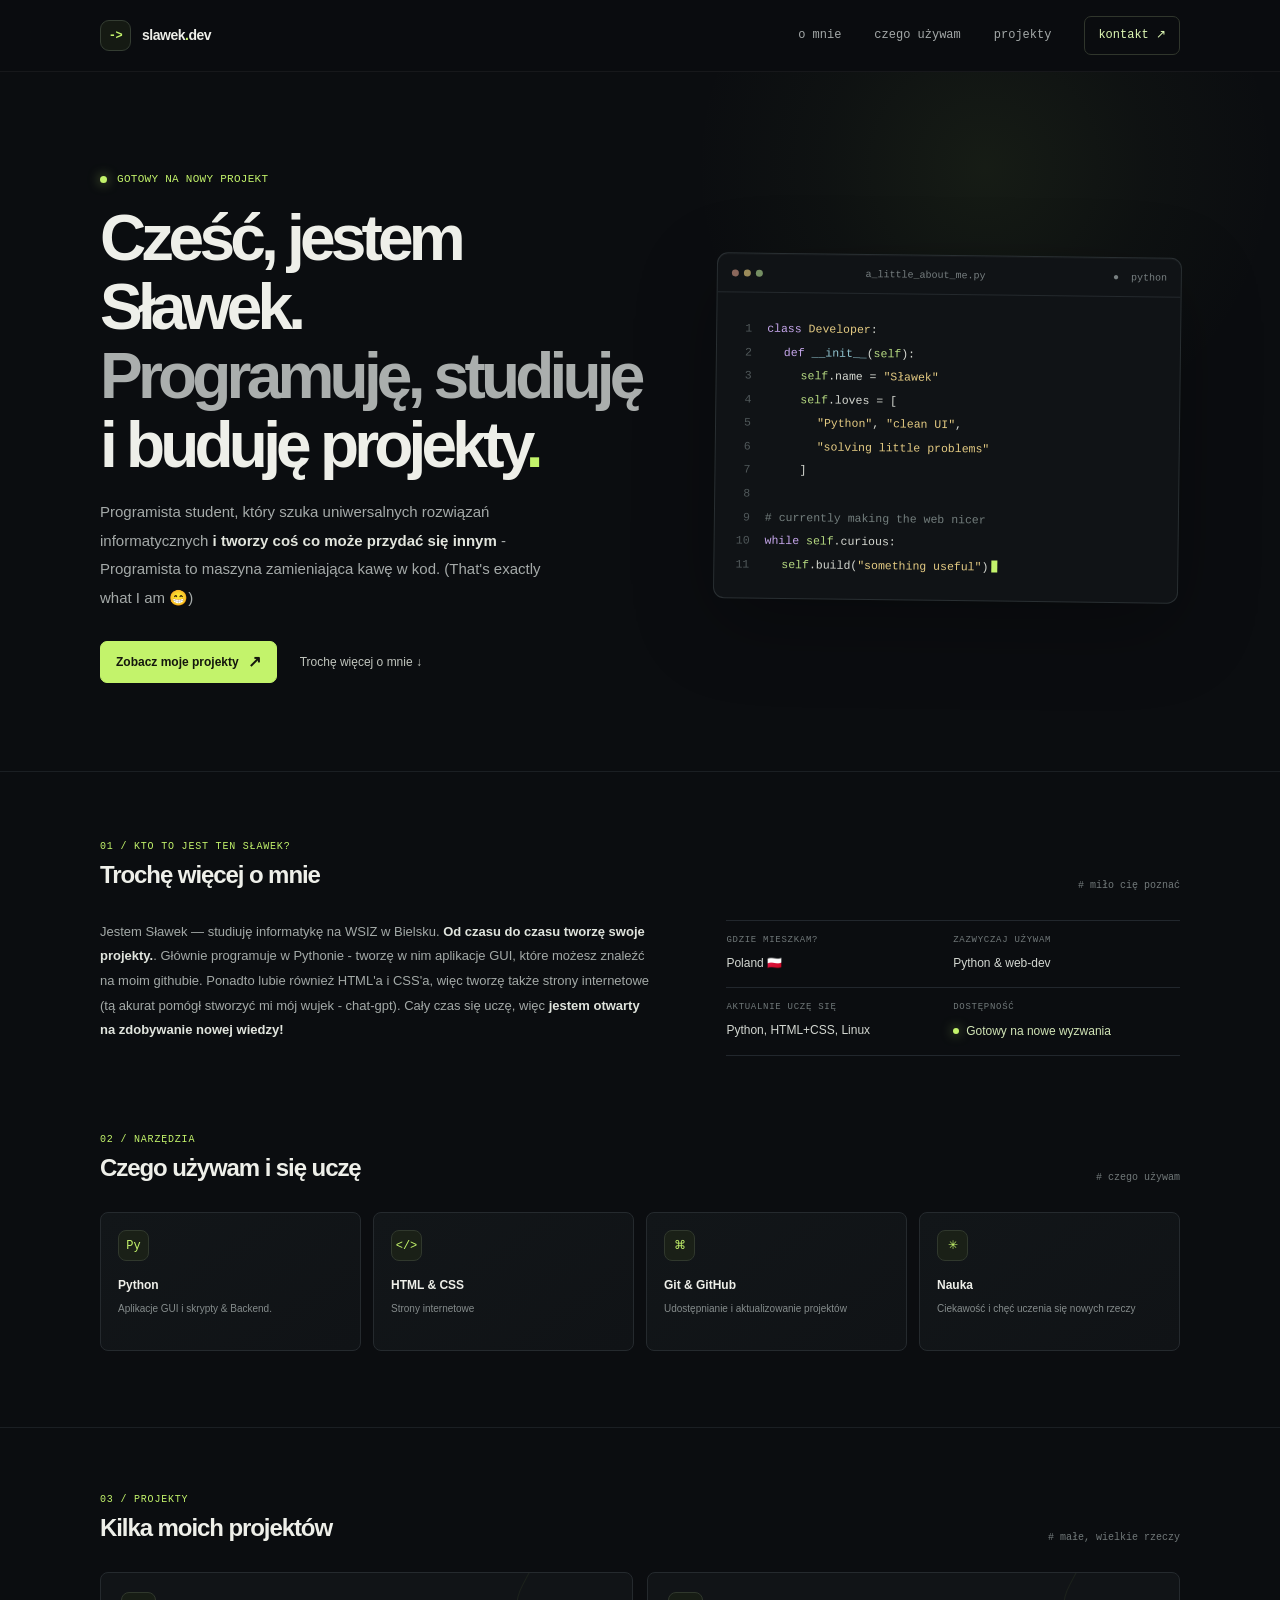
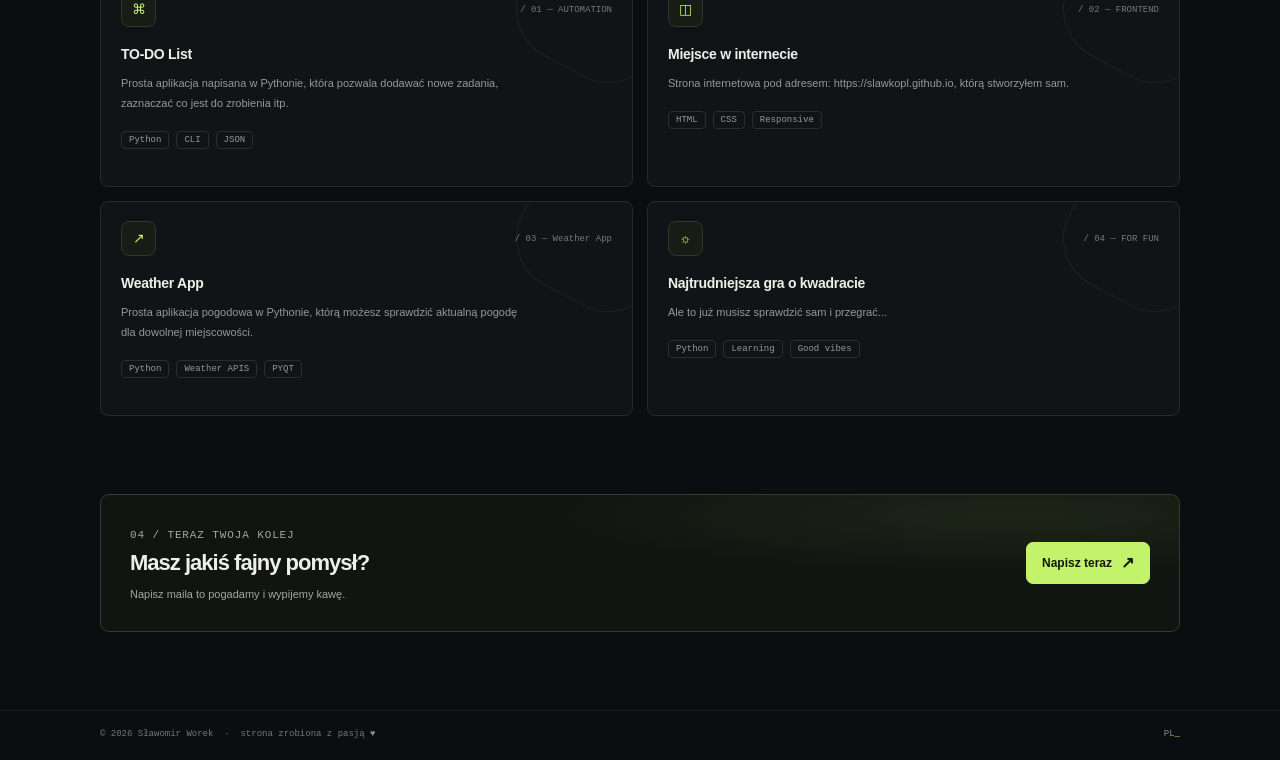
<file: index.html>
<!doctype html>
<html lang="en">
<head>
  <meta charset="utf-8">
  <meta name="viewport" content="width=device-width, initial-scale=1">
  <meta name="theme-color" content="#0b0d10">
  <meta name="description" content="A little corner of the internet for a developer who loves Python, thoughtful design and making the web a little better.">
  <title>Sławomir Worek - student and programmer</title>
  <style>
    :root {
      color-scheme: dark;
      --bg: #0b0d10;
      --surface: #101317;
      --surface-raised: #14181d;
      --line: #22272d;
      --text: #eeefe9;
      --muted: #92989b;
      --green: #c3f36b;
      --green-soft: #ddf7b4;
      --mono: "SFMono-Regular", Consolas, "Liberation Mono", monospace;
      --sans: Inter, ui-sans-serif, -apple-system, BlinkMacSystemFont, "Segoe UI", sans-serif;
      --max-width: 1080px;
    }

    *, *::before, *::after { box-sizing: border-box; }
    html { scroll-behavior: smooth; scroll-padding-top: 88px; }
    body {
      margin: 0;
      background: var(--bg);
      color: var(--text);
      font-family: var(--sans);
      font-size: 15px;
      line-height: 1.7;
      -webkit-font-smoothing: antialiased;
    }
    a { color: inherit; text-decoration: none; }
    a:focus-visible { outline: 2px solid var(--green); outline-offset: 5px; }
    .shell { width: min(var(--max-width), calc(100% - 64px)); margin-inline: auto; }
    .mono { font-family: var(--mono); }

    .topbar {
      position: sticky;
      top: 0;
      z-index: 10;
      height: 72px;
      border-bottom: 1px solid rgb(255 255 255 / 5%);
      background: rgb(11 13 16 / 85%);
      backdrop-filter: blur(18px);
    }
    .nav { display: flex; height: 100%; align-items: center; justify-content: space-between; }
    .brand { display: inline-flex; align-items: center; gap: 11px; font-size: 14px; font-weight: 650; letter-spacing: -.035em; }
    .brand-mark { display: grid; width: 31px; height: 31px; place-items: center; border: 1px solid #343d32; border-radius: 9px; background: #151a13; color: var(--green); font: 600 12px var(--mono); }
    .nav-links { display: flex; align-items: center; gap: 33px; color: #a3a8a8; font-size: 12px; }
    .nav-links a { transition: color .2s ease; }
    .nav-links a:hover { color: var(--green); }
    .nav-links .contact-link { padding: 8px 13px; border: 1px solid #30362c; border-radius: 7px; color: var(--green-soft); }
    .nav-links .contact-link:hover { border-color: var(--green); color: var(--green); }

    .hero { position: relative; overflow: hidden; padding: 91px 0 78px; }
    .hero::before {
      position: absolute;
      top: -200px;
      right: calc((100% - min(var(--max-width), calc(100% - 64px))) / 2 - 100px);
      width: 590px;
      height: 590px;
      border-radius: 50%;
      background: radial-gradient(circle, rgb(153 204 82 / 8%) 0, rgb(126 170 77 / 3%) 39%, transparent 70%);
      content: "";
      pointer-events: none;
    }
    .hero-grid { position: relative; display: grid; grid-template-columns: 1fr .86fr; align-items: center; gap: 74px; }
    .eyebrow { display: flex; align-items: center; gap: 10px; color: var(--green); font: 11px var(--mono); letter-spacing: .025em; }
    .status-dot { position: relative; width: 7px; height: 7px; border-radius: 50%; background: var(--green); box-shadow: 0 0 12px rgb(195 243 107 / 65%); }
    h1 { margin: 19px 0 18px; font-size: clamp(43px, 5.4vw, 64px); font-weight: 610; letter-spacing: -.075em; line-height: 1.08; }
    h1 .soft { color: #aaaead; }
    .hero-copy { max-width: 470px; margin: 0; color: #a5aaa9; font-size: 15px; line-height: 1.9; }
    .hero-copy strong { color: #e2e5dd; font-weight: 550; }
    .hero-actions { display: flex; align-items: center; gap: 23px; margin-top: 29px; }
    .button { display: inline-flex; align-items: center; justify-content: center; gap: 9px; min-height: 42px; padding: 0 15px; border: 1px solid var(--green); border-radius: 7px; background: var(--green); color: #14170d; font-size: 12px; font-weight: 650; transition: transform .2s, background .2s; }
    .button:hover { transform: translateY(-2px); background: #d4fa8f; }
    .text-link { color: #c1c5be; font-size: 12px; transition: color .2s; }
    .text-link:hover { color: var(--green); }
    .arrow { font-size: 16px; line-height: 1; }

    .code-window { overflow: hidden; border: 1px solid #292f32; border-radius: 11px; background: #101316; box-shadow: 0 25px 80px rgb(0 0 0 / 27%), 0 1px 0 rgb(255 255 255 / 3%) inset; transform: rotate(.7deg); }
    .window-bar { display: flex; height: 39px; align-items: center; justify-content: space-between; padding: 0 14px; border-bottom: 1px solid #24292d; color: #777f80; font: 10px var(--mono); }
    .window-dots { display: flex; gap: 5px; }
    .window-dots span { width: 7px; height: 7px; border-radius: 50%; background: #4b514e; }
    .window-dots span:first-child { background: #8a675b; }
    .window-dots span:nth-child(2) { background: #9a8a59; }
    .window-dots span:nth-child(3) { background: #758f63; }
    .window-title { padding-right: 25px; }
    .code-content { padding: 24px 21px 22px; font: 11.5px/2.05 var(--mono); white-space: nowrap; }
    .code-line { display: flex; min-height: 23px; }
    .line-no { width: 29px; padding-right: 15px; color: #50585a; text-align: right; user-select: none; }
    .code { color: #d6d9d2; }
    .indent { padding-left: 17px; }
    .c-purple { color: #c6a7ec; }
    .c-green { color: #b8dc83; }
    .c-yellow { color: #e4cb83; }
    .c-blue { color: #91c5d0; }
    .c-muted { color: #737e7d; }
    .cursor { display: inline-block; width: 6px; height: 12px; margin-left: 3px; background: var(--green); vertical-align: -2px; animation: blink 1.1s steps(2, start) infinite; }
    @keyframes blink { to { visibility: hidden; } }

    .section { padding: 69px 0 76px; border-top: 1px solid #1b1f23; }
    .section-heading { display: flex; align-items: flex-end; justify-content: space-between; gap: 20px; margin-bottom: 29px; }
    .section-label { margin: 0 0 7px; color: var(--green); font: 10px var(--mono); letter-spacing: .08em; text-transform: uppercase; }
    h2 { margin: 0; font-size: 24px; font-weight: 560; letter-spacing: -.045em; line-height: 1.3; }
    .heading-note { color: #72797a; font: 10px var(--mono); }
    .about-grid { display: grid; grid-template-columns: 1.1fr .9fr; gap: 72px; }
    .about-copy p { margin: 0 0 15px; color: #a3a9a7; font-size: 13px; line-height: 1.9; }
    .about-copy p:last-child { margin-bottom: 0; }
    .about-copy strong { color: #e0e4dd; font-weight: 550; }
    .facts { display: grid; grid-template-columns: 1fr 1fr; align-content: start; border-top: 1px solid var(--line); }
    .fact { padding: 14px 10px 13px 0; border-bottom: 1px solid var(--line); }
    .fact-name { display: block; margin-bottom: 4px; color: #707879; font: 9px var(--mono); text-transform: uppercase; letter-spacing: .08em; }
    .fact-value { color: #d4d8d2; font-size: 12px; }
    .fact-value.available { display: inline-flex; align-items: center; gap: 7px; color: #d1e4b6; }
    .fact-value .status-dot { width: 6px; height: 6px; }

    .skills-section { padding-top: 0; border-top: 0; }
    .skills-grid { display: grid; grid-template-columns: repeat(4, 1fr); gap: 12px; }
    .skill-card { min-height: 139px; padding: 17px 17px 14px; border: 1px solid #252a2e; border-radius: 8px; background: linear-gradient(145deg, #121619, #101316); transition: border-color .2s, transform .2s; }
    .skill-card:hover { transform: translateY(-3px); border-color: #49553b; }
    .skill-icon { display: grid; width: 31px; height: 31px; margin-bottom: 14px; place-items: center; border: 1px solid #30382d; border-radius: 8px; background: #1a2017; color: var(--green); font: 12px var(--mono); }
    .skill-card h3 { margin: 0 0 5px; font-size: 12px; font-weight: 550; }
    .skill-card p { margin: 0; color: #858c8c; font-size: 10px; line-height: 1.65; }

    .projects-section { padding-top: 66px; }
    .projects-grid { display: grid; grid-template-columns: repeat(2, 1fr); gap: 14px; }
    .project-card { position: relative; min-height: 215px; padding: 19px 20px 16px; overflow: hidden; border: 1px solid #252a2e; border-radius: 8px; background: #111417; transition: border-color .2s, transform .2s; }
    .project-card:hover { transform: translateY(-3px); border-color: #46513a; }
    .project-card::after { position: absolute; top: -48px; right: -42px; width: 150px; height: 150px; border: 1px solid rgb(195 243 107 / 6%); border-radius: 35%; transform: rotate(28deg); content: ""; }
    .project-top { display: flex; align-items: center; justify-content: space-between; margin-bottom: 16px; }
    .project-symbol { display: grid; width: 35px; height: 35px; place-items: center; border: 1px solid #30382d; border-radius: 8px; background: #171d15; color: var(--green); font: 14px var(--mono); }
    .project-type { color: #727a79; font: 9px var(--mono); }
    .project-card h3 { margin: 0 0 7px; font-size: 14px; font-weight: 560; letter-spacing: -.02em; }
    .project-card > p { max-width: 410px; margin: 0; color: #929999; font-size: 11px; line-height: 1.8; }
    .tags { display: flex; flex-wrap: wrap; gap: 7px; margin-top: 17px; }
    .tag { padding: 3px 7px; border: 1px solid #292e31; border-radius: 4px; color: #929a98; font: 9px var(--mono); }

    .contact { padding: 2px 0 78px; }
    .contact-card { display: flex; align-items: center; justify-content: space-between; gap: 24px; padding: 27px 29px; border: 1px solid #333b2b; border-radius: 9px; background: radial-gradient(ellipse at 85% 15%, rgb(157 198 88 / 9%), transparent 36%), #111511; }
    .contact-card .section-label { margin-bottom: 8px; }
    .contact-card h2 { font-size: 22px; }
    .contact-card p { margin: 7px 0 0; color: #a1a7a1; font-size: 11px; }
    .contact-email { flex: 0 0 auto; }

    footer { padding: 18px 0 21px; border-top: 1px solid #1b1f23; }
    .footer-inner { display: flex; align-items: center; justify-content: space-between; gap: 16px; color: #72797a; font: 9px var(--mono); }
    .footer-inner span:last-child { color: #899085; }
    .footer-inner .heart { color: #cf8c79; }

    @media (min-width: 1200px) { .hero { padding-top: 101px; padding-bottom: 88px; } }
    @media (max-width: 800px) {
      .shell { width: min(var(--max-width), calc(100% - 42px)); }
      .hero { padding: 72px 0 60px; }
      .hero-grid { grid-template-columns: 1fr .92fr; gap: 30px; }
      h1 { font-size: clamp(41px, 7vw, 56px); }
      .code-content { padding-inline: 12px; font-size: 10px; }
      .line-no { width: 25px; padding-right: 12px; }
      .about-grid { gap: 38px; }
      .skills-grid { grid-template-columns: repeat(2, 1fr); }
    }
    @media (max-width: 580px) {
      .shell { width: calc(100% - 36px); }
      .topbar { height: 62px; }
      .nav-links { gap: 15px; font-size: 10px; }
      .nav-links .optional { display: none; }
      .nav-links .contact-link { padding: 6px 9px; }
      .hero { padding: 59px 0 48px; }
      .hero-grid { grid-template-columns: 1fr; gap: 35px; }
      .hero-copy { max-width: 420px; font-size: 14px; }
      .hero-actions { margin-top: 23px; }
      .code-window { max-width: 420px; transform: none; }
      .code-content { padding: 16px 16px 17px; font-size: 10.5px; }
      .section { padding: 51px 0 55px; }
      .section-heading { align-items: flex-start; margin-bottom: 22px; }
      h2 { font-size: 22px; }
      .heading-note { display: none; }
      .about-grid { grid-template-columns: 1fr; gap: 22px; }
      .about-copy p { font-size: 12px; }
      .skills-section { padding-top: 0; padding-bottom: 45px; }
      .skills-grid { gap: 9px; }
      .skill-card { min-height: 132px; padding: 14px 12px; }
      .skill-icon { margin-bottom: 11px; }
      .projects-section { padding-top: 46px; }
      .projects-grid { grid-template-columns: 1fr; gap: 10px; }
      .project-card { min-height: auto; padding: 17px; }
      .contact { padding: 0 0 52px; }
      .contact-card { align-items: flex-start; flex-direction: column; padding: 21px; }
      .footer-inner { font-size: 8px; }
    }
    @media (prefers-reduced-motion: reduce) {
      *, *::before, *::after { scroll-behavior: auto !important; animation-duration: .01ms !important; animation-iteration-count: 1 !important; transition-duration: .01ms !important; }
    }
  </style>
</head>
<body>
  <header class="topbar">
    <nav class="nav shell" aria-label="Main navigation">
      <a class="brand" href="#home" aria-label="Alex Morgan, home">
        <span class="brand-mark">-></span>
        <span>slawek<span style="color:var(--green)">.</span>dev</span>
      </a>
      <div class="nav-links mono">
        <a href="#about">o mnie</a>
        <a class="optional" href="#skills">czego używam</a>
        <a class="optional" href="#projects">projekty</a>
        <a class="contact-link" href="#contact">kontakt <span aria-hidden="true">↗</span></a>
      </div>
    </nav>
  </header>

  <main>
    <section class="hero" id="home">
      <div class="hero-grid shell">
        <div class="hero-text">
          <div class="eyebrow"><span class="status-dot"></span> GOTOWY NA NOWY PROJEKT</div>
          <h1>Cześć, jestem Sławek.<br><span class="soft">Programuję, studiuję</span><br>i buduję projekty<span style="color:var(--green)">.</span></h1>
          <p class="hero-copy">Programista student, który szuka uniwersalnych rozwiązań informatycznych <strong>i tworzy coś co może przydać się innym</strong> - Programista to maszyna zamieniająca kawę w kod. (That's exactly what I am 😁)</p>
          <div class="hero-actions">
            <a class="button" href="#projects">Zobacz moje projekty <span class="arrow" aria-hidden="true">↗</span></a>
            <a class="text-link" href="#about">Trochę więcej o mnie <span aria-hidden="true">↓</span></a>
          </div>
        </div>

        <div class="code-window" aria-label="A sample Python code editor window">
          <div class="window-bar">
            <div class="window-dots" aria-hidden="true"><span></span><span></span><span></span></div>
            <span class="window-title">a_little_about_me.py</span>
            <span>●&nbsp; python</span>
          </div>
          <div class="code-content" aria-hidden="true">
            <div class="code-line"><span class="line-no">1</span><span class="code"><span class="c-purple">class</span> <span class="c-yellow">Developer</span>:</span></div>
            <div class="code-line"><span class="line-no">2</span><span class="code indent"><span class="c-purple">def</span> <span class="c-blue">__init__</span>(<span class="c-green">self</span>):</span></div>
            <div class="code-line"><span class="line-no">3</span><span class="code indent" style="padding-left:34px"><span class="c-green">self</span>.name = <span class="c-yellow">"Sławek"</span></span></div>
            <div class="code-line"><span class="line-no">4</span><span class="code indent" style="padding-left:34px"><span class="c-green">self</span>.loves = [</span></div>
            <div class="code-line"><span class="line-no">5</span><span class="code indent" style="padding-left:51px"><span class="c-yellow">"Python"</span>, <span class="c-yellow">"clean UI"</span>,</span></div>
            <div class="code-line"><span class="line-no">6</span><span class="code indent" style="padding-left:51px"><span class="c-yellow">"solving little problems"</span></span></div>
            <div class="code-line"><span class="line-no">7</span><span class="code indent" style="padding-left:34px">]</span></div>
            <div class="code-line"><span class="line-no">8</span><span class="code">&nbsp;</span></div>
            <div class="code-line"><span class="line-no">9</span><span class="code"><span class="c-muted"># currently making the web nicer</span></span></div>
            <div class="code-line"><span class="line-no">10</span><span class="code"><span class="c-purple">while</span> <span class="c-green">self</span>.curious:</span></div>
            <div class="code-line"><span class="line-no">11</span><span class="code indent"><span class="c-green">self</span>.build(<span class="c-yellow">"something useful"</span>)<span class="cursor"></span></span></div>
          </div>
        </div>
      </div>
    </section>

    <section class="section" id="about">
      <div class="shell">
        <div class="section-heading">
          <div><p class="section-label">01 / KTO TO JEST TEN SŁAWEK?</p><h2>Trochę więcej o mnie</h2></div>
          <span class="heading-note"># miło cię poznać</span>
        </div>
        <div class="about-grid">
          <div class="about-copy">
            <p>Jestem Sławek — studiuję informatykę na WSIZ w Bielsku. <strong>Od czasu do czasu tworzę swoje projekty.</strong>. Głównie programuje w Pythonie - tworzę w nim aplikacje GUI, które możesz znaleźć na moim githubie. Ponadto lubie również HTML'a i CSS'a, więc tworzę także strony internetowe (tą akurat pomógł stworzyć mi mój wujek - chat-gpt). Cały czas się uczę, więc <strong>jestem otwarty na zdobywanie nowej wiedzy!</strong></p>
            <p></p>
          </div>
          <div class="facts" aria-label="A few quick facts">
            <div class="fact"><span class="fact-name">Gdzie mieszkam?</span><span class="fact-value">Poland 🇵🇱</span></div>
            <div class="fact"><span class="fact-name">Zazwyczaj używam</span><span class="fact-value">Python &amp; web-dev</span></div>
            <div class="fact"><span class="fact-name">Aktualnie uczę się</span><span class="fact-value">Python, HTML+CSS, Linux</span></div>
            <div class="fact"><span class="fact-name">Dostępność</span><span class="fact-value available"><span class="status-dot"></span>Gotowy na nowe wyzwania</span></div>
          </div>
        </div>
      </div>
    </section>

    <section class="section skills-section" id="skills">
      <div class="shell">
        <div class="section-heading">
          <div><p class="section-label">02 / NARZĘDZIA</p><h2>Czego używam i się uczę</h2></div>
          <span class="heading-note"># czego używam</span>
        </div>
        <div class="skills-grid">
          <article class="skill-card"><span class="skill-icon">Py</span><h3>Python</h3><p>Aplikacje GUI i skrypty &amp; Backend.</p></article>
          <article class="skill-card"><span class="skill-icon">&lt;/&gt;</span><h3>HTML &amp; CSS</h3><p>Strony internetowe</p></article>
          <article class="skill-card"><span class="skill-icon">⌘</span><h3>Git &amp; GitHub</h3><p>Udostępnianie i aktualizowanie projektów</p></article>
          <article class="skill-card"><span class="skill-icon">✳</span><h3>Nauka</h3><p>Ciekawość i chęć uczenia się nowych rzeczy</p></article>
        </div>
      </div>
    </section>

    <section class="section projects-section" id="projects">
      <div class="shell">
        <div class="section-heading">
          <div><p class="section-label">03 / PROJEKTY</p><h2>Kilka moich projektów</h2></div>
          <span class="heading-note"># małe, wielkie rzeczy</span>
        </div>
        <div class="projects-grid">
          <article class="project-card">
            <div class="project-top"><span class="project-symbol">⌘</span><span class="project-type">/ 01 — AUTOMATION</span></div>
            <h3>TO-DO List</h3>
            <p>Prosta aplikacja napisana w Pythonie, która pozwala dodawać nowe zadania, zaznaczać co jest do zrobienia itp.</p>
            <div class="tags"><span class="tag">Python</span><span class="tag">CLI</span><span class="tag">JSON</span></div>
          </article>
          <article class="project-card">
            <div class="project-top"><span class="project-symbol">◫</span><span class="project-type">/ 02 — FRONTEND</span></div>
            <h3>Miejsce w internecie</h3>
            <p>Strona internetowa pod adresem: https://slawkopl.github.io, którą stworzyłem sam.</p>
            <div class="tags"><span class="tag">HTML</span><span class="tag">CSS</span><span class="tag">Responsive</span></div>
          </article>
          <article class="project-card">
            <div class="project-top"><span class="project-symbol">↗</span><span class="project-type">/ 03 — Weather App</span></div>
            <h3>Weather App</h3>
            <p>Prosta aplikacja pogodowa w Pythonie, którą możesz sprawdzić aktualną pogodę dla dowolnej miejscowości.</p>
            <div class="tags"><span class="tag">Python</span><span class="tag">Weather APIS</span><span class="tag">PYQT</span></div>
          </article>
          <article class="project-card">
            <div class="project-top"><span class="project-symbol">☼</span><span class="project-type">/ 04 — FOR FUN</span></div>
            <h3>Najtrudniejsza gra o kwadracie</h3>
            <p>Ale to już musisz sprawdzić sam i przegrać...</p>
            <div class="tags"><span class="tag">Python</span><span class="tag">Learning</span><span class="tag">Good vibes</span></div>
          </article>
        </div>
      </div>
    </section>

    <section class="contact" id="contact">
      <div class="shell">
        <div class="contact-card">
          <div><p class="section-label">04 / TERAZ TWOJA KOLEJ</p><h2>Masz jakiś fajny pomysł?</h2><p>Napisz maila to pogadamy i wypijemy kawę.</p></div>
          <a class="button contact-email" href="mailto:hello@example.com">Napisz teraz <span class="arrow" aria-hidden="true">↗</span></a>
        </div>
      </div>
    </section>
  </main>

  <footer>
    <div class="footer-inner shell"><span>© 2026 Sławomir Worek &nbsp;·&nbsp; strona zrobiona z pasją <span class="heart">♥</span> </span><span>PL<span style="color:var(--green)">_</span></span></div>
  </footer>
</body>
</html>
</file>
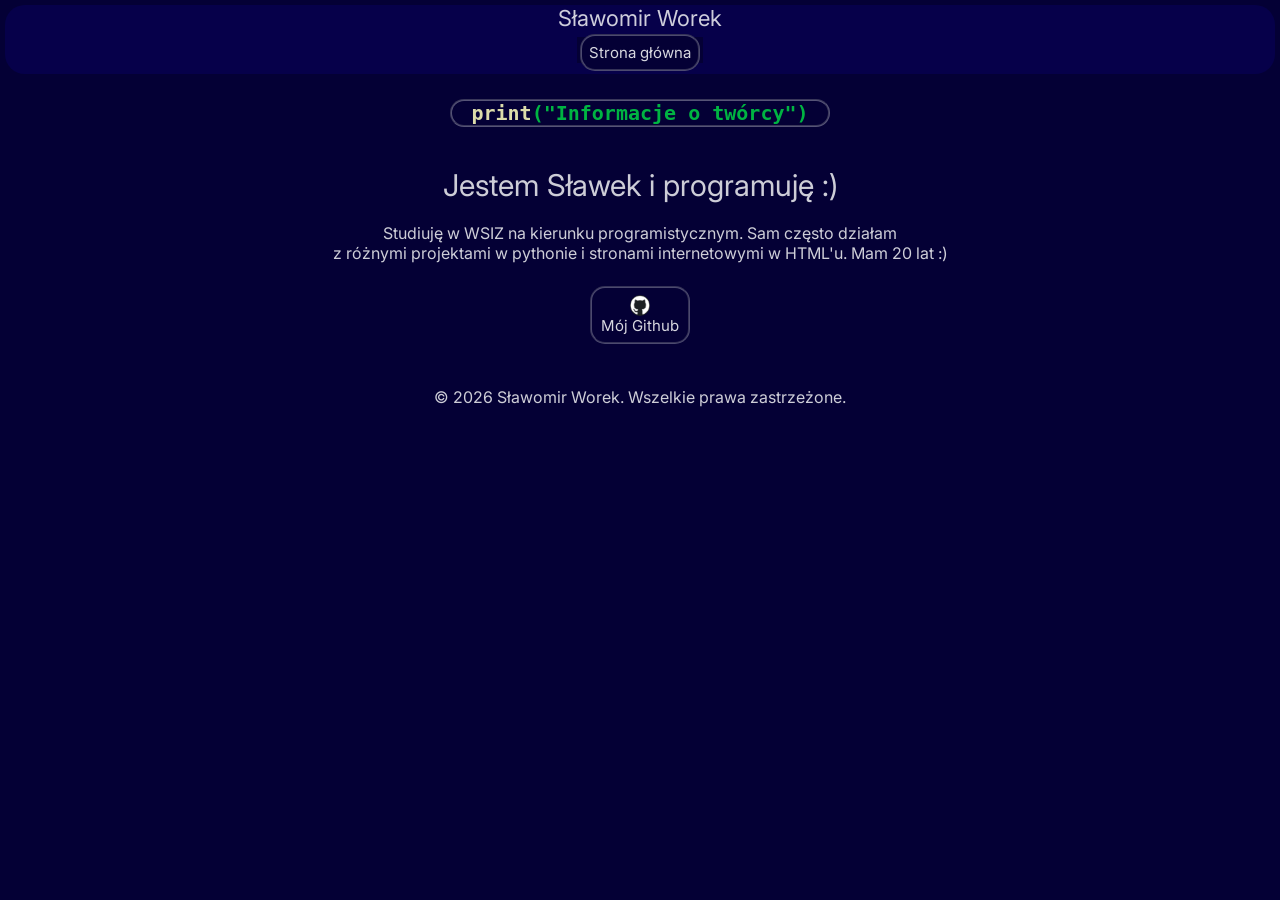
<file: info.html>
<!DOCTYPE html>
<html lang="pl">
<head>
    <link rel="stylesheet" href="style.css">
    <meta charset="UTF-8">
    <meta name="viewport" content="width=device-width, initial-scale=1.0">
    <link rel="preconnect" href="https://fonts.googleapis.com">
    <link rel="preconnect" href="https://fonts.gstatic.com" crossorigin>
    <link href="https://fonts.googleapis.com/css2?family=Inter:ital,opsz,wght@0,14..32,100..900;1,14..32,100..900&display=swap" rel="stylesheet">
    <title>Slawek WWW</title>
</head>
<body>
    <div class="up">
        Sławomir Worek
        <br>
        <a href="index.html"><button>Strona główna</button></a>
        

    </div>
    <br>
    <div class="kod">
        <span class="py-builtin">print</span><span class="py-string">("Informacje o twórcy")</span>
    </div>
    <br>
    <br>
    <h3>Jestem Sławek i programuję :)</h3>
    <br>
    <h4 style="font-weight: lighter;">Studiuję w WSIZ na kierunku programistycznym. Sam często działam<br>
        z różnymi projektami w pythonie i stronami internetowymi w HTML'u. Mam 20 lat :)<br>
    </h4>
    <br>
    <div class="social">
        <a href="https://github.com/SlawkoPL" target="_blank"><button style="width: 100px;"><img src="github.png" style="border-radius: 20px; width: 20px;">Mój Github</button></a>
    </div>
    <br>
    <br>
    <footer style="text-align: center;font-weight: lighter;">&copy; 2026 Sławomir Worek. Wszelkie prawa zastrzeżone.</footer>
</body>
</html>
</file>
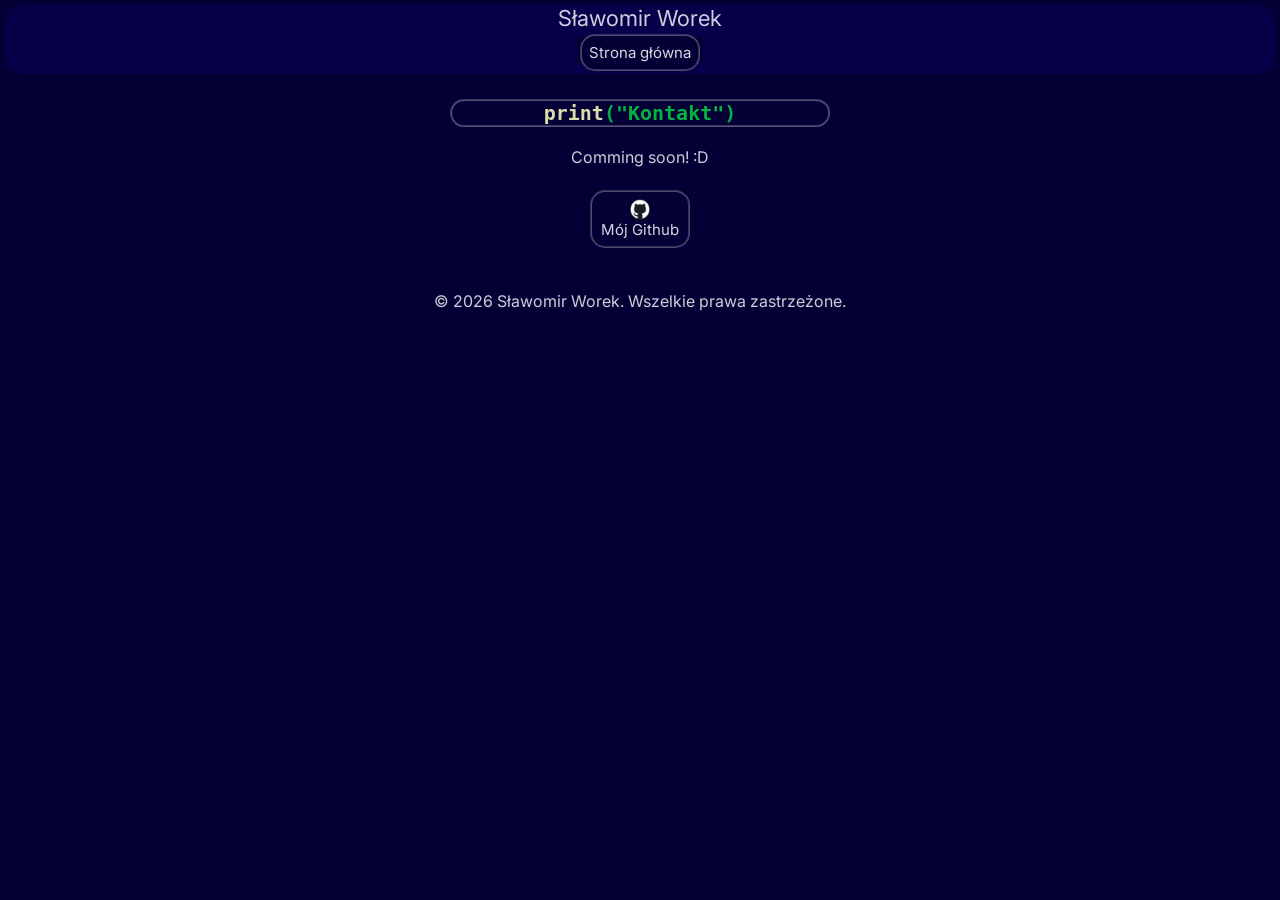
<file: kontakt.html>
<!DOCTYPE html>
<html lang="pl">
<head>
    <link rel="stylesheet" href="style.css">
    <meta charset="UTF-8">
    <meta name="viewport" content="width=device-width, initial-scale=1.0">
    <link rel="preconnect" href="https://fonts.googleapis.com">
    <link rel="preconnect" href="https://fonts.gstatic.com" crossorigin>
    <link href="https://fonts.googleapis.com/css2?family=Inter:ital,opsz,wght@0,14..32,100..900;1,14..32,100..900&display=swap" rel="stylesheet">
    <title>Slawek WWW</title>
</head>
<body>
    <div class="up">
        Sławomir Worek
        <br>
        <a href="index.html"><button>Strona główna</button></a>
        

    </div>
    <br>
    <div class="kod">
        <span class="py-builtin">print</span><span class="py-string">("Kontakt")</span>
    </div>
    <br>
    <h4 style="font-weight: lighter;">Comming soon! :D<br>
    </h4>
    <br>
    <div class="social">
        <a href="https://github.com/SlawkoPL" target="_blank"><button style="width: 100px;"><img src="github.png" style="border-radius: 20px; width: 20px;">Mój Github</button></a>
    </div>
    <br>
    <br>
    <footer style="text-align: center;font-weight: lighter;">&copy; 2026 Sławomir Worek. Wszelkie prawa zastrzeżone.</footer>
</body>
</html>
</file>
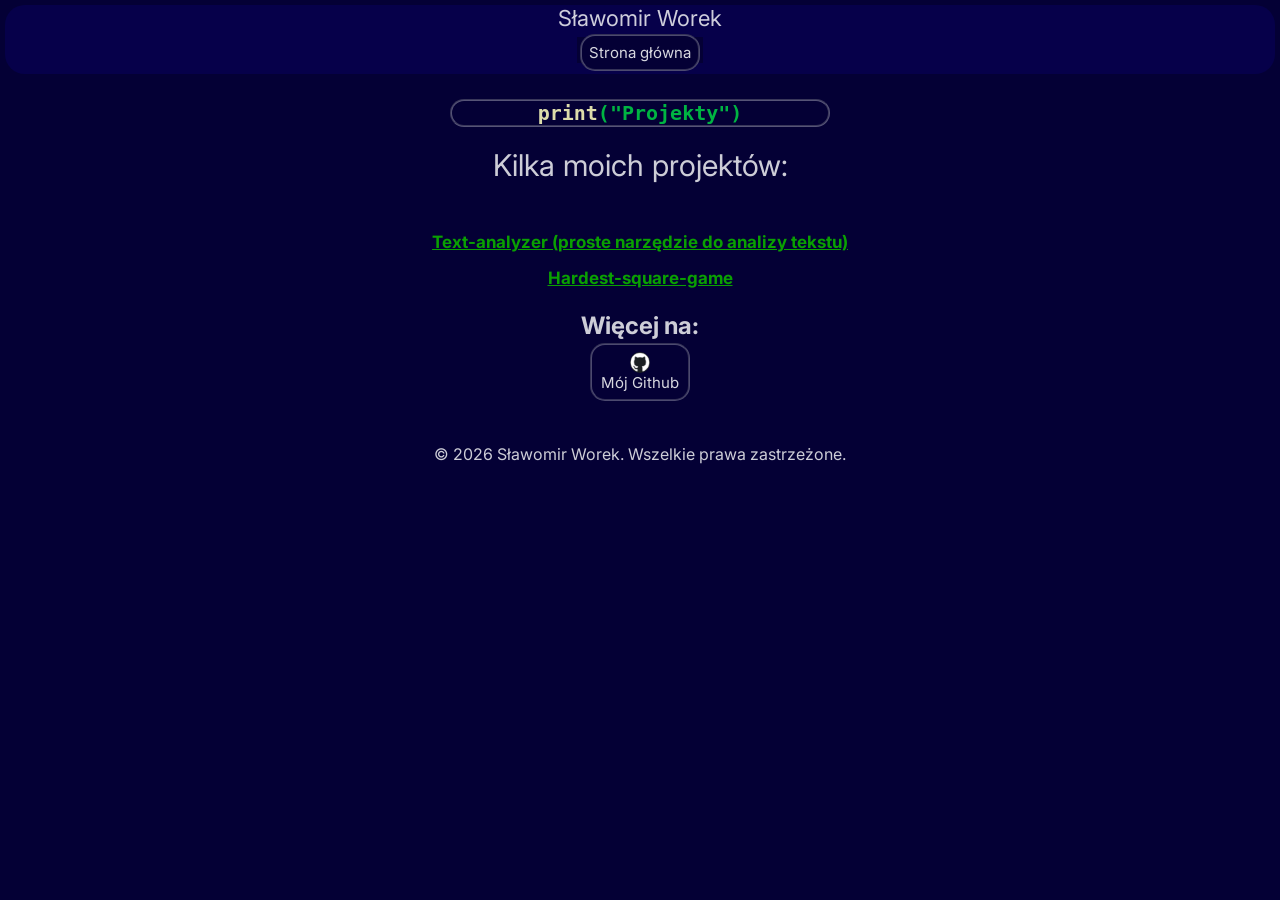
<file: projekty.html>
<!DOCTYPE html>
<html lang="pl">
<head>
    <link rel="stylesheet" href="style.css">
    <meta charset="UTF-8">
    <meta name="viewport" content="width=device-width, initial-scale=1.0">
    <link rel="preconnect" href="https://fonts.googleapis.com">
    <link rel="preconnect" href="https://fonts.gstatic.com" crossorigin>
    <link href="https://fonts.googleapis.com/css2?family=Inter:ital,opsz,wght@0,14..32,100..900;1,14..32,100..900&display=swap" rel="stylesheet">
    <title>Slawek WWW</title>
</head>
<body>
    <div class="up">
        Sławomir Worek
        <br>
        <a href="index.html"><button>Strona główna</button></a>
        

    </div>
    <br>
    <div class="kod">
        <span class="py-builtin">print</span><span class="py-string">("Projekty")</span>
    </div>
    <br>
    <h3 style="font-weight: lighter;">Kilka moich projektów:<br>
        <br>
        <a href="https://github.com/SlawkoPL/text-analyzer" target="_blank" style="font-size: 17px; color: rgb(10, 160, 2);">Text-analyzer (proste narzędzie do analizy tekstu)</a><br>
        <a href="https://github.com/SlawkoPL/hard-game-about-square" target="_blank" style="font-size: 17px; color: rgb(10, 160, 2);">Hardest-square-game</a>
    
    </h4>
    <br>
    <div class="social">
        <h2>Więcej na:</h2>
        <a href="index.html"><button style="width: 100px;"><img src="github.png" style="border-radius: 20px; width: 20px;">Mój Github</button></a>
    </div>
    <br>
    <br>
    <footer style="text-align: center;font-weight: lighter;">&copy; 2026 Sławomir Worek. Wszelkie prawa zastrzeżone.</footer>
</body>
</html>
</file>
<file: style.css>
*{
    margin: 0px;
    font-family: Inter;
    background-color: rgb(4, 0, 53);
    color: rgba(255, 255, 255, 0.804);
    font-weight: bold;
}

.up {
    margin: 5px;
    text-align: center;
    font-size: 22px;
    background-color: rgba(18, 0, 158, 0.199);
    border-radius: 20px;
    font-weight: lighter;
}

button {
    margin: 3px;
    padding: 7px;
    font-size: 15px;
    border-style: groove;
    border-color: rgba(255, 255, 255, 0.292);
    border-radius: 15px;
    color: rgba(255, 255, 255, 0.845);
    font-weight: lighter;
    transition: all ease 0.3s;
}

a:hover{
    text-decoration-color: azure;
}

.social {
    text-align: center;
}

button:hover{
    box-shadow: 0px 4px 15px rgba(255, 255, 255, 0.4);
    cursor: pointer;
    background-color: rgba(193, 193, 193, 0.466);
}

h3 {
    text-align: center;
    font-size: 30px;
    font-weight: lighter;
}

h2{
    text-align: center;
}

h4{
    text-align: center;
}

img{
    width: 60px;
    display: block;
    margin: 0 auto;
    transition: all 0.4s ease;
    background-color: rgba(240, 248, 255, 0);
}

img:hover{
    width: 70px;
    transform: rotate(360deg);
}

.py-builtin { color: #dcdcaa;}
.py-string  { color: #00b442;}

span {
    font-family: monospace;
    font-size: 20px;
}

.kod {
    margin-left: 450px;
    margin-right: 450px;
    text-align: center;
    border-style: groove;
    border-radius: 20px; 
    border-width: 2px;
    border-color: rgba(243, 243, 247, 0.345);
}
</file>
